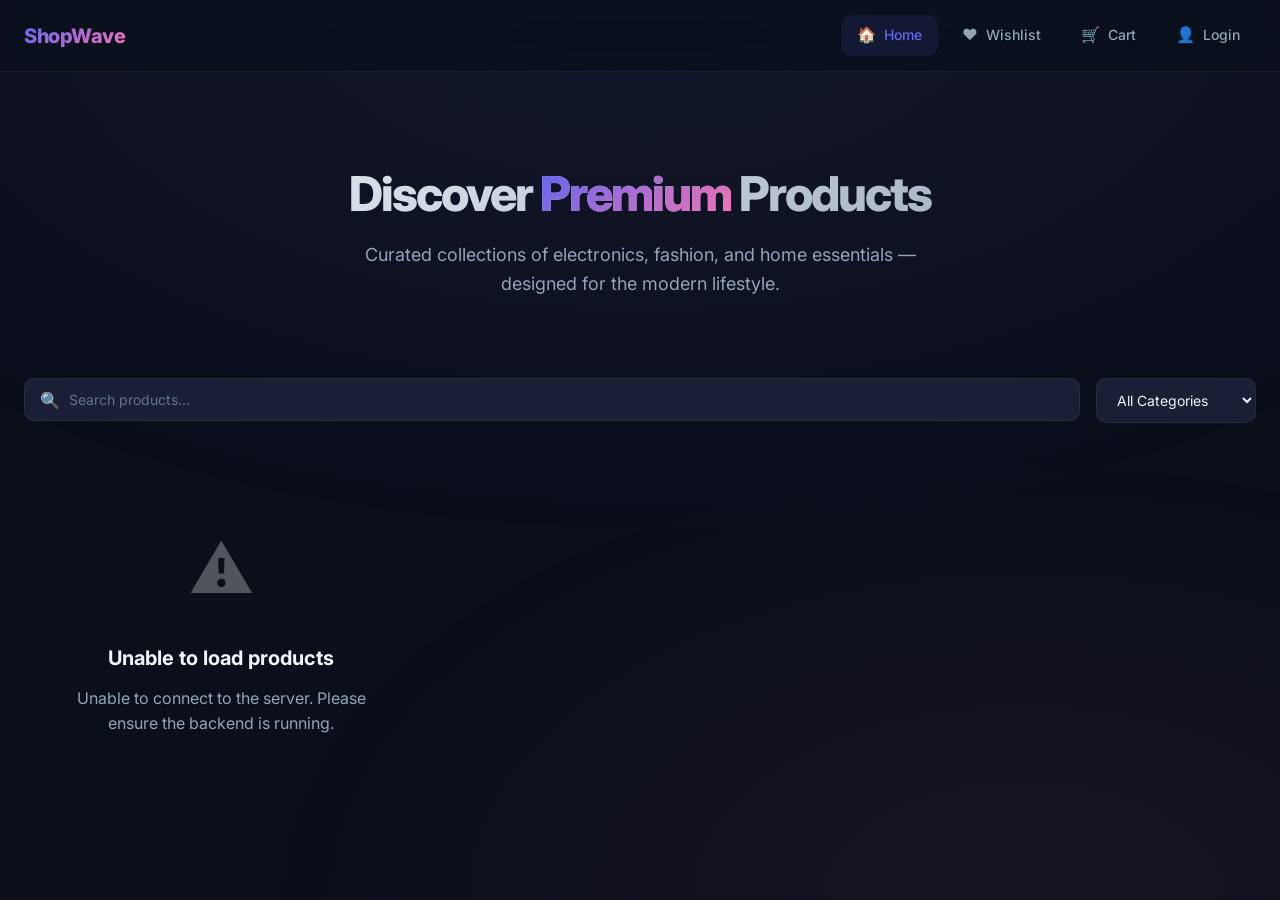
<file: frontend/index.html>
<!DOCTYPE html>
<html lang="en">
<head>
  <meta charset="UTF-8">
  <meta name="viewport" content="width=device-width, initial-scale=1.0">
  <meta name="description" content="ShopWave — Discover premium products across electronics, clothing, and home essentials. Shop the latest trends with confidence.">
  <title>ShopWave — Premium Online Store</title>
  <link rel="stylesheet" href="css/styles.css">
</head>
<body>
  <main class="page-content">
    <div class="container">
      <!-- Hero Section -->
      <section class="hero">
        <h1 class="hero-title">Discover <span>Premium</span> Products</h1>
        <p class="hero-subtitle">
          Curated collections of electronics, fashion, and home essentials — designed for the modern lifestyle.
        </p>
      </section>

      <!-- Search & Filter -->
      <div class="search-filter-bar">
        <div class="search-input-wrapper">
          <span class="search-icon">🔍</span>
          <input type="text" id="search-input" class="search-input" placeholder="Search products..." oninput="handleSearchInput(event)" autocomplete="off">
          <div id="search-suggestions" class="search-suggestions"></div>
        </div>
        <select id="category-filter" class="filter-select" onchange="renderFilteredProducts()">
          <option value="">All Categories</option>
          <option value="Electronics">Electronics</option>
          <option value="Clothing">Clothing</option>
          <option value="Home & Kitchen">Home & Kitchen</option>
        </select>
      </div>

      <!-- Product Grid -->
      <div class="product-grid" id="product-grid">
        <div class="spinner"></div>
      </div>
    </div>
  </main>

  <script src="js/api.js"></script>
  <script src="js/auth.js"></script>
  <script src="js/cart.js"></script>
  <script src="js/components.js"></script>
  <script src="js/products.js"></script>
  <script>
    document.addEventListener('DOMContentLoaded', loadProducts);
  </script>
</body>
</html>
</file>
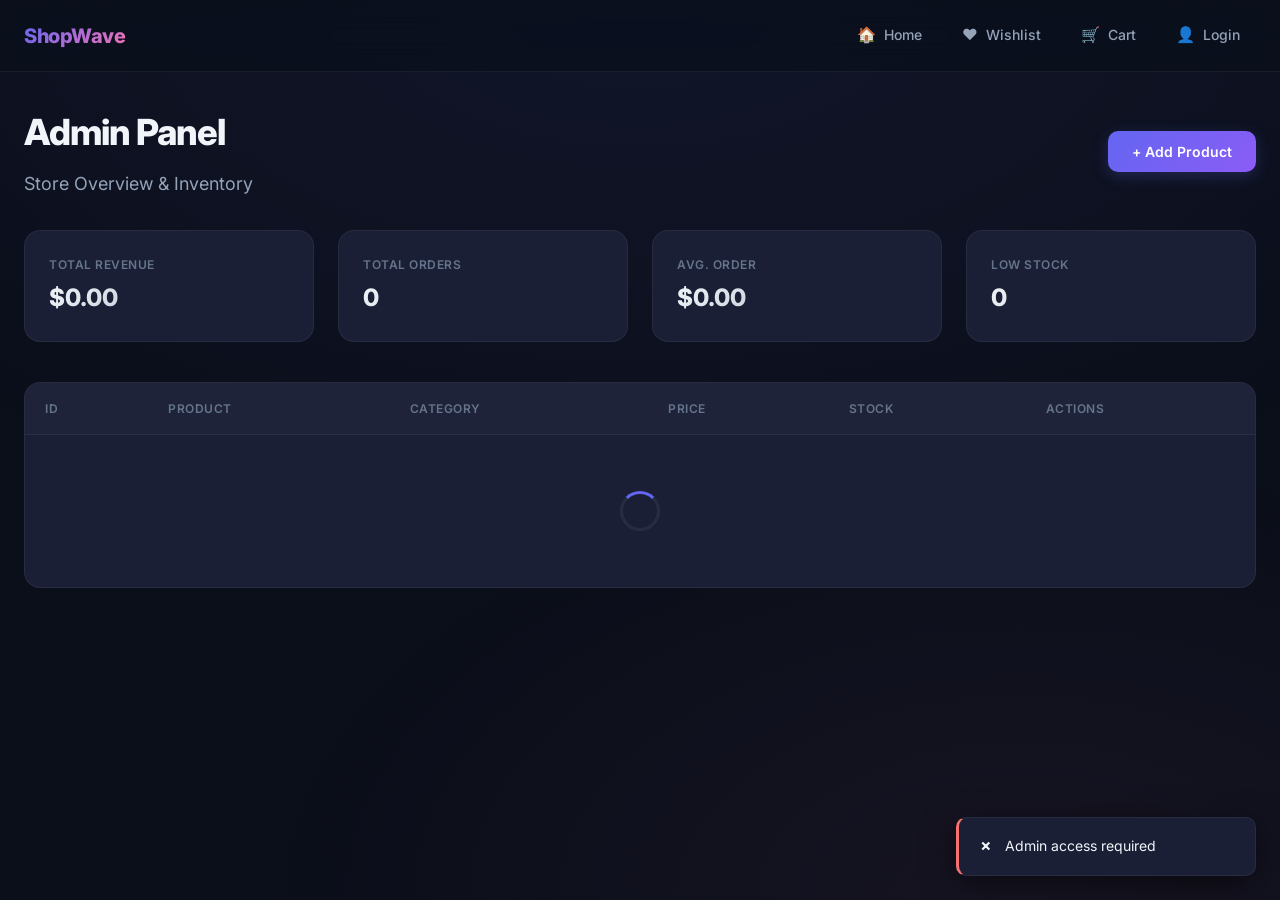
<file: frontend/admin.html>
<!DOCTYPE html>
<html lang="en">
<head>
  <meta charset="UTF-8">
  <meta name="viewport" content="width=device-width, initial-scale=1.0">
  <meta name="description" content="ShopWave Admin Panel — Manage products, view orders, and control your store.">
  <title>Admin Panel — ShopWave</title>
  <link rel="stylesheet" href="css/styles.css">
</head>
<body>
  <main class="page-content">
    <div class="container">
      <div class="admin-header">
        <div>
          <h1 class="page-title">Admin Panel</h1>
          <p class="page-subtitle" style="margin-bottom:0">Store Overview & Inventory</p>
        </div>
        <button class="btn btn-primary" onclick="openAddModal()" id="add-product-btn">+ Add Product</button>
      </div>

      <!-- Analytics Dashboard -->
      <div class="admin-dashboard">
        <div class="stat-card">
          <span class="stat-label">Total Revenue</span>
          <span class="stat-value" id="stat-revenue">$0.00</span>
        </div>
        <div class="stat-card">
          <span class="stat-label">Total Orders</span>
          <span class="stat-value" id="stat-orders">0</span>
        </div>
        <div class="stat-card">
          <span class="stat-label">Avg. Order</span>
          <span class="stat-value" id="stat-avg-order">$0.00</span>
        </div>
        <div class="stat-card warning">
          <span class="stat-label">Low Stock</span>
          <span class="stat-value" id="stat-low-stock">0</span>
        </div>
      </div>

      <div class="admin-table-wrapper">
        <table class="admin-table">
          <thead>
            <tr>
              <th>ID</th>
              <th>Product</th>
              <th>Category</th>
              <th>Price</th>
              <th>Stock</th>
              <th>Actions</th>
            </tr>
          </thead>
          <tbody id="admin-products-body">
            <tr><td colspan="6"><div class="spinner"></div></td></tr>
          </tbody>
        </table>
      </div>
    </div>
  </main>

  <!-- Product Modal -->
  <div class="modal-overlay">
    <div class="modal">
      <div class="modal-header">
        <h2 class="modal-title" id="modal-title">Add Product</h2>
        <button class="modal-close" onclick="closeModal()">✕</button>
      </div>
      <form id="product-form">
        <div class="form-group">
          <label class="form-label" for="prod-name">Product Name</label>
          <input type="text" id="prod-name" class="form-input" placeholder="Product name" required>
        </div>
        <div class="form-group">
          <label class="form-label" for="prod-description">Description</label>
          <textarea id="prod-description" class="form-input" placeholder="Product description" required></textarea>
        </div>
        <div class="form-group">
          <label class="form-label" for="prod-price">Price ($)</label>
          <input type="number" id="prod-price" class="form-input" placeholder="0.00" step="0.01" min="0" required>
        </div>
        <div class="form-group">
          <label class="form-label" for="prod-category">Category</label>
          <input type="text" id="prod-category" class="form-input" placeholder="e.g., Electronics" required>
        </div>
        <div class="form-group">
          <label class="form-label" for="prod-imageUrl">Image URL</label>
          <input type="text" id="prod-imageUrl" class="form-input" placeholder="https://..." required>
        </div>
        <div class="form-group">
          <label class="form-label" for="prod-stock">Stock</label>
          <input type="number" id="prod-stock" class="form-input" placeholder="0" min="0" required>
        </div>
        <div class="modal-actions">
          <button type="button" class="btn btn-secondary" onclick="closeModal()">Cancel</button>
          <button type="submit" class="btn btn-primary">Save Product</button>
        </div>
      </form>
    </div>
  </div>

  <script src="js/api.js"></script>
  <script src="js/auth.js"></script>
  <script src="js/cart.js"></script>
  <script src="js/components.js"></script>
  <script src="js/admin.js"></script>
</body>
</html>
</file>
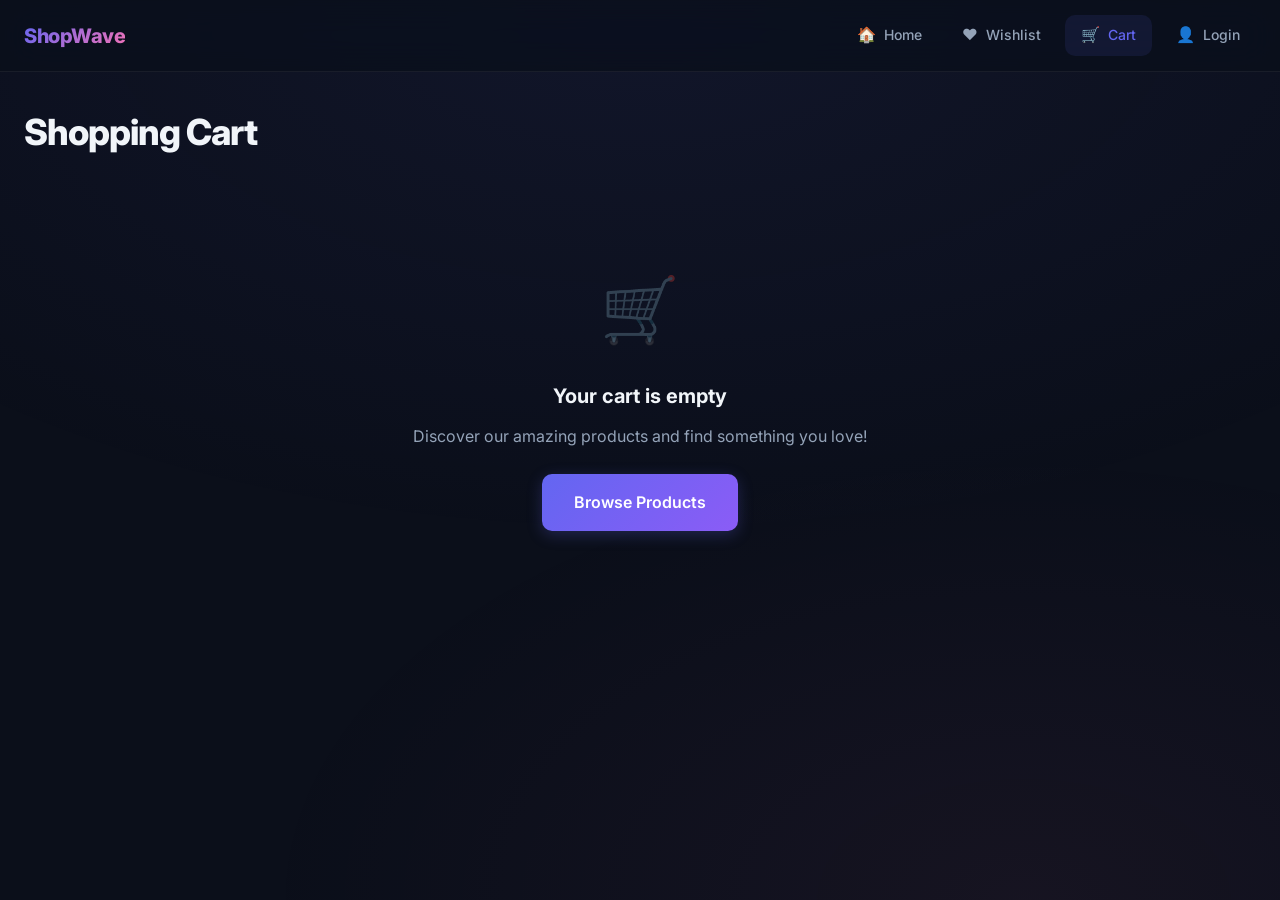
<file: frontend/cart.html>
<!DOCTYPE html>
<html lang="en">
<head>
  <meta charset="UTF-8">
  <meta name="viewport" content="width=device-width, initial-scale=1.0">
  <meta name="description" content="Review your shopping cart and proceed to checkout on ShopWave.">
  <title>Shopping Cart — ShopWave</title>
  <link rel="stylesheet" href="css/styles.css">
</head>
<body>
  <main class="page-content">
    <div class="container">
      <h1 class="page-title">Shopping Cart</h1>
      <p class="page-subtitle" id="cart-count-text"></p>

      <div class="cart-layout" id="cart-layout">
        <!-- Filled by JS -->
      </div>
    </div>
  </main>

  <script src="js/api.js"></script>
  <script src="js/auth.js"></script>
  <script src="js/cart.js"></script>
  <script src="js/components.js"></script>
  <script>
    function renderCart() {
      const layout = document.getElementById('cart-layout');
      const countText = document.getElementById('cart-count-text');
      const items = Cart.getItems();

      if (items.length === 0) {
        layout.innerHTML = `
          <div class="empty-state" style="grid-column:1/-1">
            <div class="empty-state-icon">🛒</div>
            <h3 class="empty-state-title">Your cart is empty</h3>
            <p class="empty-state-text">Discover our amazing products and find something you love!</p>
            <a href="index.html" class="btn btn-primary btn-lg">Browse Products</a>
          </div>`;
        countText.textContent = '';
        return;
      }

      countText.textContent = `${Cart.getCount()} item${Cart.getCount() !== 1 ? 's' : ''} in your cart`;

      const itemsHtml = items.map(item => `
        <div class="cart-item" id="cart-item-${item.productId}">
          <div class="cart-item-image">
            <img src="${item.imageUrl}" alt="${item.productName}">
          </div>
          <div class="cart-item-details">
            <div class="cart-item-name">${item.productName}</div>
            <div class="cart-item-price">${formatPrice(item.price)} each</div>
          </div>
          <div class="cart-item-actions">
            <div class="quantity-control">
              <button class="quantity-btn" onclick="updateCartQty(${item.productId}, ${item.quantity - 1})">−</button>
              <span class="quantity-value">${item.quantity}</span>
              <button class="quantity-btn" onclick="updateCartQty(${item.productId}, ${item.quantity + 1})">+</button>
            </div>
          </div>
          <div class="cart-item-total">${formatPrice(item.price * item.quantity)}</div>
          <button class="remove-btn" onclick="removeCartItem(${item.productId})" title="Remove item">✕</button>
        </div>
      `).join('');

      const summaryHtml = `
        <div class="cart-summary">
          <h3>Order Summary</h3>
          <div class="summary-row">
            <span>Subtotal (${Cart.getCount()} items)</span>
            <span>${formatPrice(Cart.getTotal())}</span>
          </div>
          <div class="summary-row">
            <span>Shipping</span>
            <span style="color:var(--color-success)">Free</span>
          </div>
          <div class="summary-row total">
            <span>Total</span>
            <span>${formatPrice(Cart.getTotal())}</span>
          </div>
          <a href="checkout.html" class="btn btn-primary btn-lg">Proceed to Checkout</a>
        </div>
      `;

      layout.innerHTML = `
        <div class="cart-items">${itemsHtml}</div>
        ${summaryHtml}
      `;
    }

    function updateCartQty(productId, qty) {
      if (qty < 1) {
        removeCartItem(productId);
        return;
      }
      Cart.updateQuantity(productId, qty);
      renderCart();
    }

    function removeCartItem(productId) {
      Cart.removeItem(productId);
      showToast('Item removed from cart', 'info');
      renderCart();
    }

    document.addEventListener('DOMContentLoaded', renderCart);
  </script>
</body>
</html>
</file>
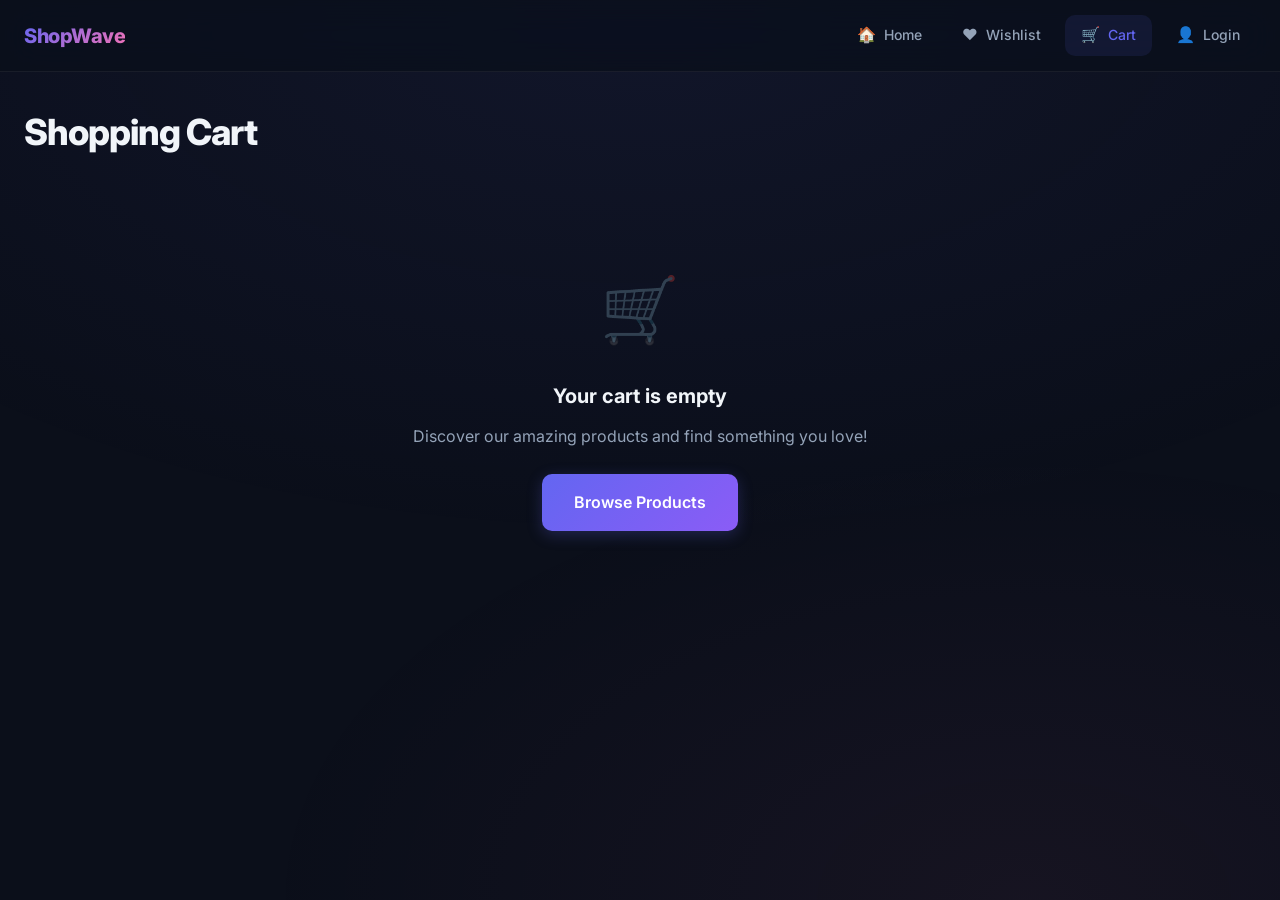
<file: frontend/checkout.html>
<!DOCTYPE html>
<html lang="en">
<head>
  <meta charset="UTF-8">
  <meta name="viewport" content="width=device-width, initial-scale=1.0">
  <meta name="description" content="Complete your purchase on ShopWave. Secure checkout with order summary.">
  <title>Checkout — ShopWave</title>
  <link rel="stylesheet" href="css/styles.css">
</head>
<body>
  <main class="page-content">
    <div class="container">
      <h1 class="page-title">Checkout</h1>
      <p class="page-subtitle">Complete your order details below</p>

      <div class="checkout-layout">
        <!-- Checkout Form -->
        <div class="checkout-form-card">
          <h2>Shipping Information</h2>
          <form id="checkout-form">
            <div class="form-group">
              <label class="form-label" for="checkout-name">Full Name</label>
              <input type="text" id="checkout-name" class="form-input" placeholder="John Doe" required>
            </div>
            <div class="form-group">
              <label class="form-label" for="checkout-email">Email Address</label>
              <input type="email" id="checkout-email" class="form-input" placeholder="john@example.com" required>
            </div>
            <div class="form-group">
              <label class="form-label" for="checkout-address">Shipping Address</label>
              <textarea id="checkout-address" class="form-input" placeholder="123 Main St, City, State, ZIP" required></textarea>
            </div>
            <button type="submit" class="btn btn-primary btn-lg" style="width:100%">Place Order</button>
          </form>
        </div>

        <!-- Order Summary -->
        <div class="order-summary-card">
          <h3>Order Summary</h3>
          <div id="order-summary-items"></div>
          <div class="summary-row total">
            <span>Total</span>
            <span id="order-total"></span>
          </div>
        </div>
      </div>
    </div>
  </main>

  <script src="js/api.js"></script>
  <script src="js/auth.js"></script>
  <script src="js/cart.js"></script>
  <script src="js/components.js"></script>
  <script src="js/checkout.js"></script>
</body>
</html>
</file>
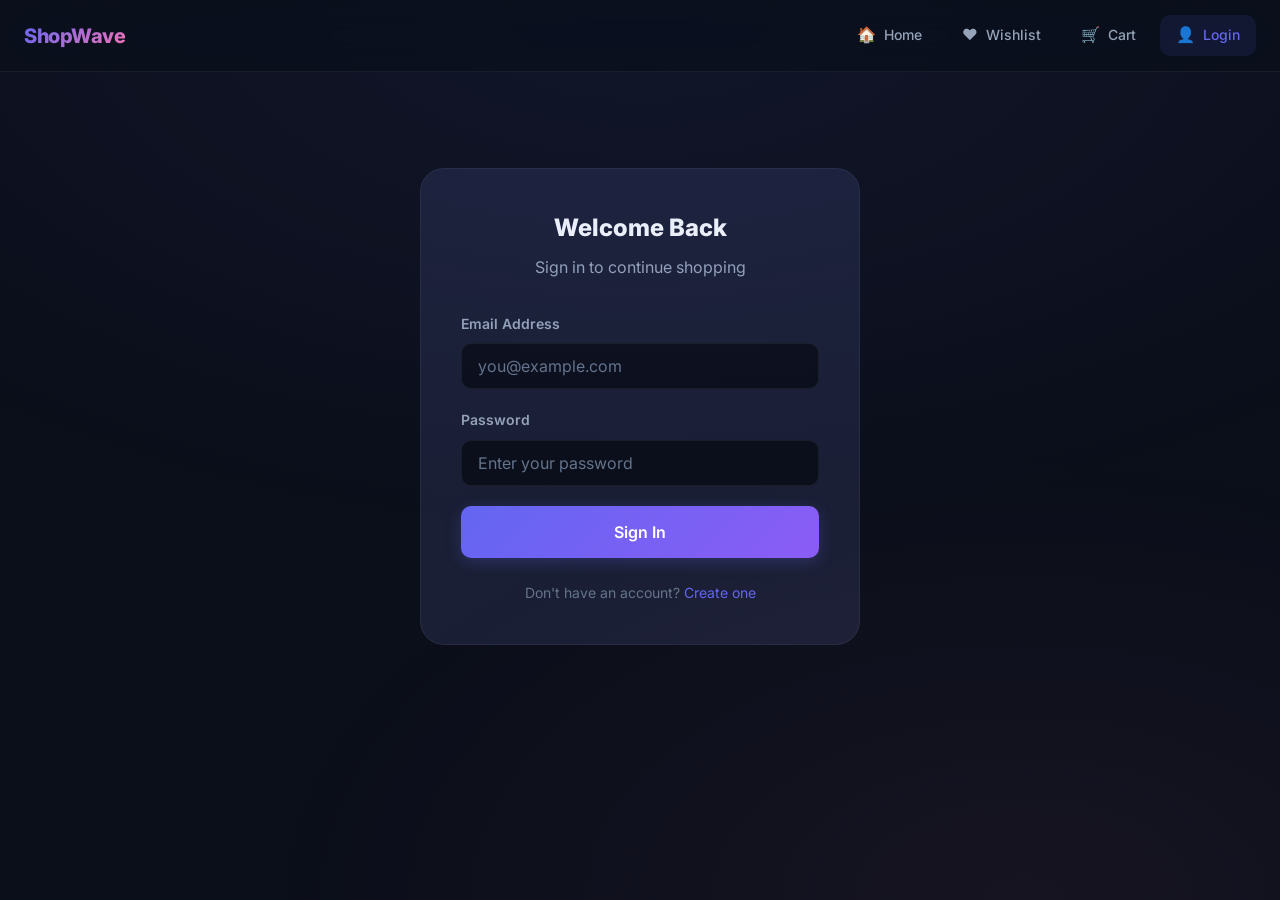
<file: frontend/login.html>
<!DOCTYPE html>
<html lang="en">
<head>
  <meta charset="UTF-8">
  <meta name="viewport" content="width=device-width, initial-scale=1.0">
  <meta name="description" content="Sign in to your ShopWave account to manage orders and access exclusive features.">
  <title>Login — ShopWave</title>
  <link rel="stylesheet" href="css/styles.css">
</head>
<body>
  <main class="page-content">
    <div class="auth-container">
      <div class="auth-card">
        <h1 class="auth-title">Welcome Back</h1>
        <p class="auth-subtitle">Sign in to continue shopping</p>

        <form id="login-form">
          <div class="form-group">
            <label class="form-label" for="login-email">Email Address</label>
            <input type="email" id="login-email" class="form-input" placeholder="you@example.com" required>
          </div>
          <div class="form-group">
            <label class="form-label" for="login-password">Password</label>
            <input type="password" id="login-password" class="form-input" placeholder="Enter your password" required>
          </div>
          <button type="submit" id="login-submit-btn" class="btn btn-primary btn-lg" style="width:100%">Sign In</button>
        </form>

        <div class="auth-footer">
          Don't have an account? <a href="register.html">Create one</a>
        </div>
      </div>
    </div>
  </main>

  <script src="js/api.js"></script>
  <script src="js/auth.js"></script>
  <script src="js/cart.js"></script>
  <script src="js/components.js"></script>
  <script>
    document.getElementById('login-form').addEventListener('submit', async (e) => {
      e.preventDefault();
      const btn = document.getElementById('login-submit-btn');
      btn.disabled = true;
      btn.textContent = 'Signing in...';

      try {
        await Auth.login(
          document.getElementById('login-email').value,
          document.getElementById('login-password').value
        );
        showToast('Login successful!', 'success');
        setTimeout(() => window.location.href = 'index.html', 500);
      } catch (err) {
        showToast(err.message || 'Login failed', 'error');
        btn.disabled = false;
        btn.textContent = 'Sign In';
      }
    });
  </script>
</body>
</html>
</file>
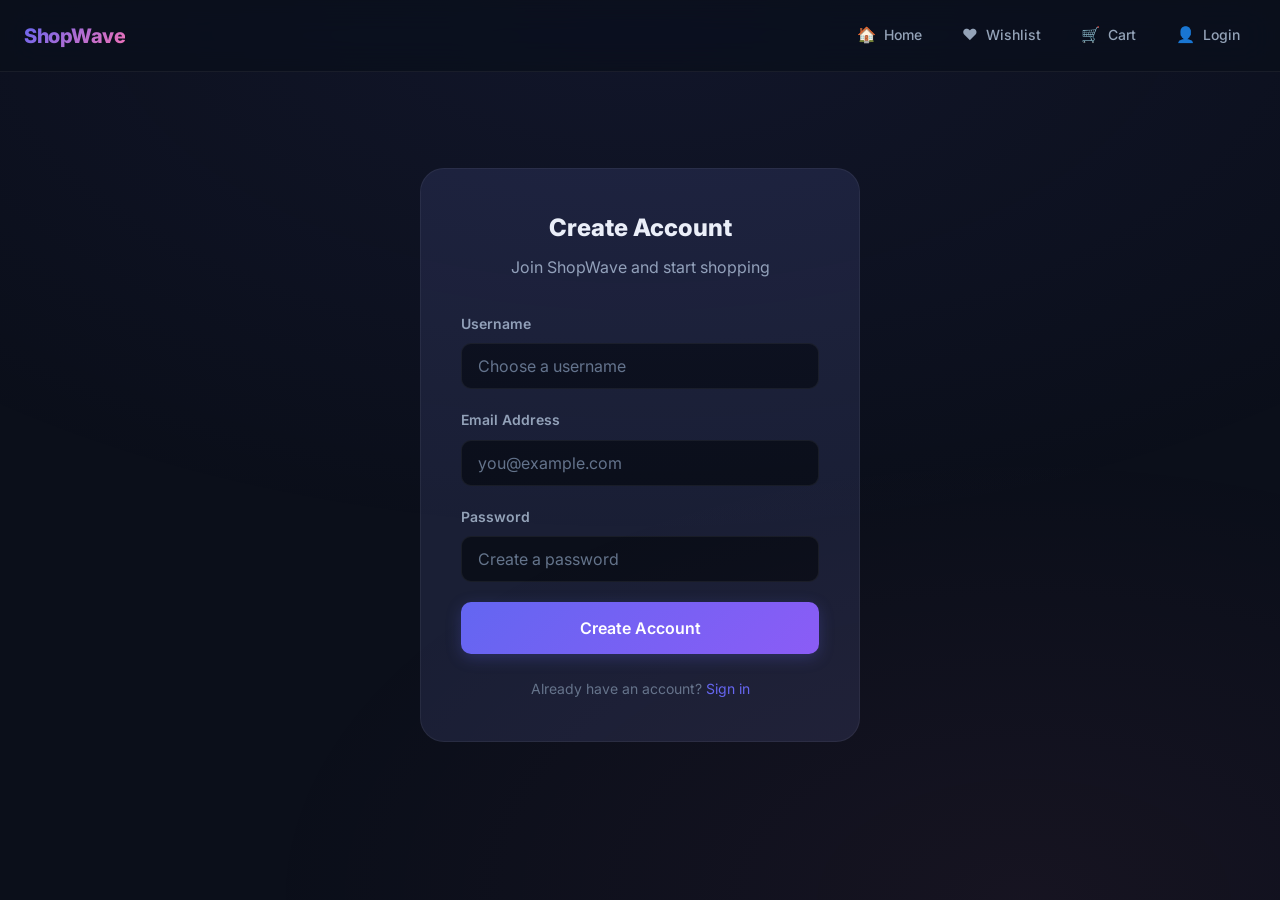
<file: frontend/register.html>
<!DOCTYPE html>
<html lang="en">
<head>
  <meta charset="UTF-8">
  <meta name="viewport" content="width=device-width, initial-scale=1.0">
  <meta name="description" content="Create a new ShopWave account to start shopping premium products.">
  <title>Register — ShopWave</title>
  <link rel="stylesheet" href="css/styles.css">
</head>
<body>
  <main class="page-content">
    <div class="auth-container">
      <div class="auth-card">
        <h1 class="auth-title">Create Account</h1>
        <p class="auth-subtitle">Join ShopWave and start shopping</p>

        <form id="register-form">
          <div class="form-group">
            <label class="form-label" for="reg-username">Username</label>
            <input type="text" id="reg-username" class="form-input" placeholder="Choose a username" required>
          </div>
          <div class="form-group">
            <label class="form-label" for="reg-email">Email Address</label>
            <input type="email" id="reg-email" class="form-input" placeholder="you@example.com" required>
          </div>
          <div class="form-group">
            <label class="form-label" for="reg-password">Password</label>
            <input type="password" id="reg-password" class="form-input" placeholder="Create a password" required minlength="6">
          </div>
          <button type="submit" id="register-submit-btn" class="btn btn-primary btn-lg" style="width:100%">Create Account</button>
        </form>

        <div class="auth-footer">
          Already have an account? <a href="login.html">Sign in</a>
        </div>
      </div>
    </div>
  </main>

  <script src="js/api.js"></script>
  <script src="js/auth.js"></script>
  <script src="js/cart.js"></script>
  <script src="js/components.js"></script>
  <script>
    document.getElementById('register-form').addEventListener('submit', async (e) => {
      e.preventDefault();
      const btn = document.getElementById('register-submit-btn');
      btn.disabled = true;
      btn.textContent = 'Creating account...';

      try {
        await Auth.register(
          document.getElementById('reg-username').value,
          document.getElementById('reg-email').value,
          document.getElementById('reg-password').value
        );
        showToast('Account created successfully!', 'success');
        setTimeout(() => window.location.href = 'index.html', 500);
      } catch (err) {
        showToast(err.message || 'Registration failed', 'error');
        btn.disabled = false;
        btn.textContent = 'Create Account';
      }
    });
  </script>
</body>
</html>
</file>
<file: frontend/css/styles.css>
/* ===== Google Font ===== */
@import url('https://fonts.googleapis.com/css2?family=Inter:wght@300;400;500;600;700;800&display=swap');

/* ===== Design Tokens ===== */
:root {
  /* Colors */
  --color-bg: #0b0f1a;
  --color-bg-secondary: #111827;
  --color-surface: #1a1f35;
  --color-surface-hover: #232a45;
  --color-border: rgba(255, 255, 255, 0.06);
  --color-border-hover: rgba(255, 255, 255, 0.12);

  --color-primary: #6366f1;
  --color-primary-hover: #818cf8;
  --color-primary-glow: rgba(99, 102, 241, 0.25);

  --color-accent: #f472b6;
  --color-accent-hover: #f9a8d4;

  --color-success: #34d399;
  --color-warning: #fbbf24;
  --color-danger: #f87171;

  --color-text: #f1f5f9;
  --color-text-secondary: #94a3b8;
  --color-text-muted: #64748b;

  /* Typography */
  --font-family: 'Inter', -apple-system, BlinkMacSystemFont, 'Segoe UI', sans-serif;
  --font-size-xs: 0.75rem;
  --font-size-sm: 0.875rem;
  --font-size-base: 1rem;
  --font-size-lg: 1.125rem;
  --font-size-xl: 1.25rem;
  --font-size-2xl: 1.5rem;
  --font-size-3xl: 1.875rem;
  --font-size-4xl: 2.25rem;
  --font-size-5xl: 3rem;

  /* Spacing */
  --space-1: 0.25rem;
  --space-2: 0.5rem;
  --space-3: 0.75rem;
  --space-4: 1rem;
  --space-5: 1.25rem;
  --space-6: 1.5rem;
  --space-8: 2rem;
  --space-10: 2.5rem;
  --space-12: 3rem;
  --space-16: 4rem;

  /* Radius */
  --radius-sm: 6px;
  --radius-md: 10px;
  --radius-lg: 16px;
  --radius-xl: 24px;
  --radius-full: 9999px;

  /* Shadows */
  --shadow-sm: 0 1px 3px rgba(0, 0, 0, 0.3);
  --shadow-md: 0 4px 16px rgba(0, 0, 0, 0.4);
  --shadow-lg: 0 8px 32px rgba(0, 0, 0, 0.5);
  --shadow-glow: 0 0 30px var(--color-primary-glow);

  /* Transitions */
  --transition-fast: 150ms cubic-bezier(0.4, 0, 0.2, 1);
  --transition-base: 250ms cubic-bezier(0.4, 0, 0.2, 1);
  --transition-slow: 400ms cubic-bezier(0.4, 0, 0.2, 1);

  /* Layout */
  --container-max: 1280px;
  --header-height: 72px;
}

/* ===== Reset & Base ===== */
*, *::before, *::after {
  margin: 0;
  padding: 0;
  box-sizing: border-box;
}

html {
  scroll-behavior: smooth;
  -webkit-font-smoothing: antialiased;
  -moz-osx-font-smoothing: grayscale;
}

body {
  font-family: var(--font-family);
  font-size: var(--font-size-base);
  color: var(--color-text);
  background: var(--color-bg);
  line-height: 1.6;
  min-height: 100vh;
  overflow-x: hidden;
}

/* Subtle gradient background */
body::before {
  content: '';
  position: fixed;
  inset: 0;
  background:
    radial-gradient(ellipse 80% 60% at 50% 0%, rgba(99, 102, 241, 0.08), transparent),
    radial-gradient(ellipse 60% 50% at 80% 100%, rgba(244, 114, 182, 0.05), transparent);
  pointer-events: none;
  z-index: 0;
}

a {
  text-decoration: none;
  color: var(--color-primary);
  transition: color var(--transition-fast);
}
a:hover {
  color: var(--color-primary-hover);
}

img {
  max-width: 100%;
  display: block;
}

ul, ol { list-style: none; }

button, input, select, textarea {
  font-family: inherit;
  font-size: inherit;
  color: inherit;
  border: none;
  outline: none;
  background: none;
}

/* ===== Layout ===== */
.container {
  max-width: var(--container-max);
  margin: 0 auto;
  padding: 0 var(--space-6);
  position: relative;
  z-index: 1;
}

.page-content {
  padding-top: calc(var(--header-height) + var(--space-8));
  min-height: 100vh;
  padding-bottom: var(--space-16);
}

/* ===== Header ===== */
.site-header {
  position: fixed;
  top: 0;
  left: 0;
  right: 0;
  height: var(--header-height);
  background: rgba(11, 15, 26, 0.8);
  backdrop-filter: blur(20px) saturate(180%);
  -webkit-backdrop-filter: blur(20px) saturate(180%);
  border-bottom: 1px solid var(--color-border);
  z-index: 1000;
  transition: background var(--transition-base);
}

.header-inner {
  max-width: var(--container-max);
  margin: 0 auto;
  padding: 0 var(--space-6);
  height: 100%;
  display: flex;
  align-items: center;
  justify-content: space-between;
}

.logo {
  font-size: var(--font-size-xl);
  font-weight: 800;
  letter-spacing: -0.5px;
  background: linear-gradient(135deg, var(--color-primary), var(--color-accent));
  -webkit-background-clip: text;
  -webkit-text-fill-color: transparent;
  background-clip: text;
}

.nav-links {
  display: flex;
  align-items: center;
  gap: var(--space-2);
}

.nav-link {
  display: flex;
  align-items: center;
  gap: var(--space-2);
  padding: var(--space-2) var(--space-4);
  color: var(--color-text-secondary);
  font-size: var(--font-size-sm);
  font-weight: 500;
  border-radius: var(--radius-md);
  transition: all var(--transition-fast);
  position: relative;
}

.nav-link:hover {
  color: var(--color-text);
  background: rgba(255, 255, 255, 0.05);
}

.nav-link.active {
  color: var(--color-primary);
  background: rgba(99, 102, 241, 0.1);
}

.nav-link .icon { font-size: 1.1em; }

.cart-badge {
  position: absolute;
  top: 2px;
  right: 2px;
  background: var(--color-accent);
  color: white;
  font-size: 10px;
  font-weight: 700;
  width: 18px;
  height: 18px;
  border-radius: var(--radius-full);
  display: flex;
  align-items: center;
  justify-content: center;
  animation: badge-pop 0.3s cubic-bezier(0.68, -0.55, 0.27, 1.55);
}

@keyframes badge-pop {
  0% { transform: scale(0); }
  100% { transform: scale(1); }
}

/* ===== Buttons ===== */
.btn {
  display: inline-flex;
  align-items: center;
  justify-content: center;
  gap: var(--space-2);
  padding: var(--space-3) var(--space-6);
  font-weight: 600;
  font-size: var(--font-size-sm);
  border-radius: var(--radius-md);
  cursor: pointer;
  transition: all var(--transition-fast);
  white-space: nowrap;
  position: relative;
  overflow: hidden;
}

.btn::after {
  content: '';
  position: absolute;
  inset: 0;
  background: linear-gradient(rgba(255,255,255,0.1), transparent);
  opacity: 0;
  transition: opacity var(--transition-fast);
}
.btn:hover::after { opacity: 1; }

.btn-primary {
  background: linear-gradient(135deg, var(--color-primary), #8b5cf6);
  color: white;
  box-shadow: 0 4px 15px var(--color-primary-glow);
}
.btn-primary:hover {
  transform: translateY(-1px);
  box-shadow: 0 6px 25px var(--color-primary-glow);
}

.btn-secondary {
  background: var(--color-surface);
  color: var(--color-text);
  border: 1px solid var(--color-border);
}
.btn-secondary:hover {
  background: var(--color-surface-hover);
  border-color: var(--color-border-hover);
}

.btn-danger {
  background: linear-gradient(135deg, #ef4444, #dc2626);
  color: white;
}
.btn-danger:hover { transform: translateY(-1px); }

.btn-ghost {
  color: var(--color-text-secondary);
  padding: var(--space-2) var(--space-3);
}
.btn-ghost:hover {
  color: var(--color-text);
  background: rgba(255,255,255,0.05);
}

.btn-sm {
  padding: var(--space-2) var(--space-4);
  font-size: var(--font-size-xs);
}

.btn-lg {
  padding: var(--space-4) var(--space-8);
  font-size: var(--font-size-base);
}

/* ===== Cards ===== */
.card {
  background: var(--color-surface);
  border: 1px solid var(--color-border);
  border-radius: var(--radius-lg);
  overflow: hidden;
  transition: all var(--transition-base);
}

.card:hover {
  border-color: var(--color-border-hover);
  box-shadow: var(--shadow-md);
  transform: translateY(-4px);
}

/* Product Card */
.product-card {
  display: flex;
  flex-direction: column;
}

.product-card .card-image {
  position: relative;
  aspect-ratio: 4/3;
  overflow: hidden;
  background: var(--color-bg-secondary);
}

.product-card .card-image img {
  width: 100%;
  height: 100%;
  object-fit: cover;
  transition: transform var(--transition-slow);
}

.product-card:hover .card-image img {
  transform: scale(1.05);
}

.product-card .card-image .category-tag {
  position: absolute;
  top: var(--space-3);
  left: var(--space-3);
  padding: var(--space-1) var(--space-3);
  background: rgba(11, 15, 26, 0.7);
  backdrop-filter: blur(8px);
  border-radius: var(--radius-full);
  font-size: var(--font-size-xs);
  font-weight: 600;
  color: var(--color-primary-hover);
  text-transform: uppercase;
  letter-spacing: 0.5px;
}

.product-card .card-body {
  padding: var(--space-5);
  display: flex;
  flex-direction: column;
  gap: var(--space-3);
  flex: 1;
}

.product-card .card-title {
  font-size: var(--font-size-lg);
  font-weight: 700;
  line-height: 1.3;
}

.product-card .card-description {
  font-size: var(--font-size-sm);
  color: var(--color-text-secondary);
  line-height: 1.5;
  display: -webkit-box;
  -webkit-line-clamp: 2;
  -webkit-box-orient: vertical;
  overflow: hidden;
}

.product-card .card-footer {
  display: flex;
  align-items: center;
  justify-content: space-between;
  margin-top: auto;
}

.product-card .price {
  font-size: var(--font-size-xl);
  font-weight: 800;
  background: linear-gradient(135deg, var(--color-success), #6ee7b7);
  -webkit-background-clip: text;
  -webkit-text-fill-color: transparent;
  background-clip: text;
}

.product-card .stock-info {
  font-size: var(--font-size-xs);
  color: var(--color-text-muted);
}

.product-card .stock-info.low {
  color: var(--color-warning);
}

/* ===== Product Grid ===== */
.product-grid {
  display: grid;
  grid-template-columns: repeat(auto-fill, minmax(300px, 1fr));
  gap: var(--space-6);
}

/* ===== Page Title ===== */
.page-title {
  font-size: var(--font-size-4xl);
  font-weight: 800;
  letter-spacing: -1px;
  margin-bottom: var(--space-2);
}

.page-subtitle {
  font-size: var(--font-size-lg);
  color: var(--color-text-secondary);
  margin-bottom: var(--space-8);
}

/* ===== Search & Filter Bar ===== */
.search-filter-bar {
  display: flex;
  gap: var(--space-4);
  margin-bottom: var(--space-8);
  flex-wrap: wrap;
}

.search-input-wrapper {
  flex: 1;
  min-width: 280px;
  position: relative;
}

.search-input-wrapper .search-icon {
  position: absolute;
  left: var(--space-4);
  top: 50%;
  transform: translateY(-50%);
  color: var(--color-text-muted);
  pointer-events: none;
}

.search-input {
  width: 100%;
  padding: var(--space-3) var(--space-4) var(--space-3) 44px;
  background: var(--color-surface);
  border: 1px solid var(--color-border);
  border-radius: var(--radius-md);
  color: var(--color-text);
  font-size: var(--font-size-sm);
  transition: all var(--transition-fast);
}

.search-input::placeholder {
  color: var(--color-text-muted);
}

.search-input:focus {
  border-color: var(--color-primary);
  box-shadow: 0 0 0 3px var(--color-primary-glow);
}

.filter-select {
  padding: var(--space-3) var(--space-4);
  background: var(--color-surface);
  border: 1px solid var(--color-border);
  border-radius: var(--radius-md);
  color: var(--color-text);
  font-size: var(--font-size-sm);
  cursor: pointer;
  min-width: 160px;
  transition: all var(--transition-fast);
}

.filter-select:focus {
  border-color: var(--color-primary);
  box-shadow: 0 0 0 3px var(--color-primary-glow);
}

.filter-select option {
  background: var(--color-surface);
  color: var(--color-text);
}

/* ===== Forms ===== */
.form-group {
  margin-bottom: var(--space-5);
}

.form-label {
  display: block;
  font-size: var(--font-size-sm);
  font-weight: 600;
  margin-bottom: var(--space-2);
  color: var(--color-text-secondary);
}

.form-input {
  width: 100%;
  padding: var(--space-3) var(--space-4);
  background: var(--color-bg);
  border: 1px solid var(--color-border);
  border-radius: var(--radius-md);
  color: var(--color-text);
  transition: all var(--transition-fast);
}

.form-input:focus {
  border-color: var(--color-primary);
  box-shadow: 0 0 0 3px var(--color-primary-glow);
}

.form-input::placeholder {
  color: var(--color-text-muted);
}

textarea.form-input {
  resize: vertical;
  min-height: 100px;
}

/* ===== Auth Pages ===== */
.auth-container {
  max-width: 440px;
  margin: var(--space-16) auto;
}

.auth-card {
  background: var(--color-surface);
  border: 1px solid var(--color-border);
  border-radius: var(--radius-xl);
  padding: var(--space-10);
}

.auth-title {
  font-size: var(--font-size-2xl);
  font-weight: 800;
  text-align: center;
  margin-bottom: var(--space-2);
}

.auth-subtitle {
  text-align: center;
  color: var(--color-text-secondary);
  margin-bottom: var(--space-8);
}

.auth-footer {
  text-align: center;
  margin-top: var(--space-6);
  font-size: var(--font-size-sm);
  color: var(--color-text-muted);
}

.auth-footer a { color: var(--color-primary); }

/* ===== Cart Page ===== */
.cart-layout {
  display: grid;
  grid-template-columns: 1fr 380px;
  gap: var(--space-8);
  align-items: start;
}

.cart-items { display: flex; flex-direction: column; gap: var(--space-4); }

.cart-item {
  display: flex;
  align-items: center;
  gap: var(--space-5);
  background: var(--color-surface);
  border: 1px solid var(--color-border);
  border-radius: var(--radius-lg);
  padding: var(--space-4) var(--space-5);
  transition: all var(--transition-fast);
}

.cart-item:hover {
  border-color: var(--color-border-hover);
}

.cart-item-image {
  width: 80px;
  height: 80px;
  border-radius: var(--radius-md);
  overflow: hidden;
  flex-shrink: 0;
  background: var(--color-bg-secondary);
}

.cart-item-image img {
  width: 100%;
  height: 100%;
  object-fit: cover;
}

.cart-item-details {
  flex: 1;
  min-width: 0;
}

.cart-item-name {
  font-weight: 600;
  margin-bottom: var(--space-1);
}

.cart-item-price {
  font-size: var(--font-size-sm);
  color: var(--color-text-secondary);
}

.cart-item-actions {
  display: flex;
  align-items: center;
  gap: var(--space-3);
}

.quantity-control {
  display: flex;
  align-items: center;
  gap: var(--space-1);
  background: var(--color-bg);
  border-radius: var(--radius-md);
  padding: var(--space-1);
}

.quantity-btn {
  width: 32px;
  height: 32px;
  display: flex;
  align-items: center;
  justify-content: center;
  background: var(--color-surface);
  border-radius: var(--radius-sm);
  cursor: pointer;
  transition: all var(--transition-fast);
  color: var(--color-text);
  font-weight: 700;
}

.quantity-btn:hover {
  background: var(--color-primary);
  color: white;
}

.quantity-value {
  width: 36px;
  text-align: center;
  font-weight: 600;
}

.cart-item-total {
  font-weight: 700;
  font-size: var(--font-size-lg);
  min-width: 80px;
  text-align: right;
}

.remove-btn {
  color: var(--color-text-muted);
  cursor: pointer;
  padding: var(--space-2);
  border-radius: var(--radius-sm);
  transition: all var(--transition-fast);
}

.remove-btn:hover {
  color: var(--color-danger);
  background: rgba(248, 113, 113, 0.1);
}

/* Cart Summary */
.cart-summary {
  background: var(--color-surface);
  border: 1px solid var(--color-border);
  border-radius: var(--radius-xl);
  padding: var(--space-8);
  position: sticky;
  top: calc(var(--header-height) + var(--space-8));
}

.cart-summary h3 {
  font-size: var(--font-size-lg);
  font-weight: 700;
  margin-bottom: var(--space-6);
}

.summary-row {
  display: flex;
  justify-content: space-between;
  padding: var(--space-3) 0;
  font-size: var(--font-size-sm);
  color: var(--color-text-secondary);
}

.summary-row.total {
  color: var(--color-text);
  font-size: var(--font-size-xl);
  font-weight: 800;
  border-top: 1px solid var(--color-border);
  padding-top: var(--space-5);
  margin-top: var(--space-3);
}

.cart-summary .btn {
  width: 100%;
  margin-top: var(--space-6);
}

/* ===== Product Detail ===== */
.product-detail {
  display: grid;
  grid-template-columns: 1fr 1fr;
  gap: var(--space-12);
  align-items: start;
}

.product-detail-image {
  border-radius: var(--radius-xl);
  overflow: hidden;
  background: var(--color-bg-secondary);
  aspect-ratio: 1;
}

.product-detail-image img {
  width: 100%;
  height: 100%;
  object-fit: cover;
}

.product-detail-info {
  display: flex;
  flex-direction: column;
  gap: var(--space-5);
}

.product-detail-category {
  display: inline-block;
  padding: var(--space-1) var(--space-3);
  background: rgba(99, 102, 241, 0.1);
  color: var(--color-primary-hover);
  border-radius: var(--radius-full);
  font-size: var(--font-size-xs);
  font-weight: 600;
  text-transform: uppercase;
  letter-spacing: 0.5px;
  width: fit-content;
}

.product-detail-title {
  font-size: var(--font-size-3xl);
  font-weight: 800;
  letter-spacing: -0.5px;
  line-height: 1.2;
}

.product-detail-price {
  font-size: var(--font-size-3xl);
  font-weight: 800;
  background: linear-gradient(135deg, var(--color-success), #6ee7b7);
  -webkit-background-clip: text;
  -webkit-text-fill-color: transparent;
  background-clip: text;
}

.product-detail-description {
  font-size: var(--font-size-base);
  color: var(--color-text-secondary);
  line-height: 1.8;
}

.product-detail-stock {
  font-size: var(--font-size-sm);
  color: var(--color-text-muted);
}

.product-detail-stock.in-stock { color: var(--color-success); }
.product-detail-stock.low-stock { color: var(--color-warning); }
.product-detail-stock.out-of-stock { color: var(--color-danger); }

.product-detail-actions {
  display: flex;
  gap: var(--space-4);
  align-items: center;
  margin-top: var(--space-4);
}

/* ===== Checkout ===== */
.checkout-layout {
  display: grid;
  grid-template-columns: 1fr 400px;
  gap: var(--space-8);
  align-items: start;
}

.checkout-form-card {
  background: var(--color-surface);
  border: 1px solid var(--color-border);
  border-radius: var(--radius-xl);
  padding: var(--space-8);
}

.checkout-form-card h2 {
  font-size: var(--font-size-xl);
  font-weight: 700;
  margin-bottom: var(--space-6);
}

.order-summary-card {
  background: var(--color-surface);
  border: 1px solid var(--color-border);
  border-radius: var(--radius-xl);
  padding: var(--space-8);
  position: sticky;
  top: calc(var(--header-height) + var(--space-8));
}

.order-summary-card h3 {
  font-size: var(--font-size-lg);
  font-weight: 700;
  margin-bottom: var(--space-5);
}

.order-item {
  display: flex;
  justify-content: space-between;
  padding: var(--space-3) 0;
  font-size: var(--font-size-sm);
  color: var(--color-text-secondary);
  border-bottom: 1px solid var(--color-border);
}

.order-item:last-of-type { border-bottom: none; }

.order-item-name { flex: 1; }
.order-item-qty { margin: 0 var(--space-4); color: var(--color-text-muted); }
.order-item-price { font-weight: 600; color: var(--color-text); }

/* ===== Admin Panel ===== */
.admin-header {
  display: flex;
  align-items: center;
  justify-content: space-between;
  margin-bottom: var(--space-8);
}

.admin-table-wrapper {
  background: var(--color-surface);
  border: 1px solid var(--color-border);
  border-radius: var(--radius-lg);
  overflow: hidden;
}

.admin-table {
  width: 100%;
  border-collapse: collapse;
}

.admin-table th {
  text-align: left;
  padding: var(--space-4) var(--space-5);
  font-size: var(--font-size-xs);
  font-weight: 600;
  text-transform: uppercase;
  letter-spacing: 0.5px;
  color: var(--color-text-muted);
  background: rgba(255, 255, 255, 0.02);
  border-bottom: 1px solid var(--color-border);
}

.admin-table td {
  padding: var(--space-4) var(--space-5);
  border-bottom: 1px solid var(--color-border);
  font-size: var(--font-size-sm);
}

.admin-table tr:last-child td { border-bottom: none; }

.admin-table tr:hover td {
  background: rgba(255, 255, 255, 0.02);
}

.admin-actions {
  display: flex;
  gap: var(--space-2);
}

/* ===== Modal ===== */
.modal-overlay {
  position: fixed;
  inset: 0;
  background: rgba(0, 0, 0, 0.6);
  backdrop-filter: blur(4px);
  z-index: 2000;
  display: flex;
  align-items: center;
  justify-content: center;
  opacity: 0;
  pointer-events: none;
  transition: opacity var(--transition-base);
}

.modal-overlay.active {
  opacity: 1;
  pointer-events: all;
}

.modal {
  background: var(--color-surface);
  border: 1px solid var(--color-border);
  border-radius: var(--radius-xl);
  padding: var(--space-8);
  width: 100%;
  max-width: 520px;
  max-height: 85vh;
  overflow-y: auto;
  transform: translateY(20px) scale(0.95);
  transition: transform var(--transition-base);
}

.modal-overlay.active .modal {
  transform: translateY(0) scale(1);
}

.modal-header {
  display: flex;
  align-items: center;
  justify-content: space-between;
  margin-bottom: var(--space-6);
}

.modal-title {
  font-size: var(--font-size-xl);
  font-weight: 700;
}

.modal-close {
  width: 36px;
  height: 36px;
  display: flex;
  align-items: center;
  justify-content: center;
  border-radius: var(--radius-sm);
  cursor: pointer;
  color: var(--color-text-muted);
  transition: all var(--transition-fast);
  font-size: 1.2rem;
}

.modal-close:hover {
  background: rgba(255, 255, 255, 0.1);
  color: var(--color-text);
}

.modal-actions {
  display: flex;
  gap: var(--space-3);
  justify-content: flex-end;
  margin-top: var(--space-6);
}

/* ===== Toast Notifications ===== */
.toast-container {
  position: fixed;
  bottom: var(--space-6);
  right: var(--space-6);
  z-index: 3000;
  display: flex;
  flex-direction: column;
  gap: var(--space-3);
}

.toast {
  display: flex;
  align-items: center;
  gap: var(--space-3);
  padding: var(--space-4) var(--space-5);
  background: var(--color-surface);
  border: 1px solid var(--color-border);
  border-radius: var(--radius-md);
  box-shadow: var(--shadow-lg);
  min-width: 300px;
  max-width: 420px;
  animation: toast-slide-in 0.4s cubic-bezier(0.34, 1.56, 0.64, 1);
  font-size: var(--font-size-sm);
}

.toast.success { border-left: 3px solid var(--color-success); }
.toast.error { border-left: 3px solid var(--color-danger); }
.toast.info { border-left: 3px solid var(--color-primary); }

.toast.removing {
  animation: toast-slide-out 0.3s ease forwards;
}

@keyframes toast-slide-in {
  0% { transform: translateX(100%); opacity: 0; }
  100% { transform: translateX(0); opacity: 1; }
}

@keyframes toast-slide-out {
  0% { transform: translateX(0); opacity: 1; }
  100% { transform: translateX(100%); opacity: 0; }
}

/* ===== Empty State ===== */
.empty-state {
  text-align: center;
  padding: var(--space-16) var(--space-8);
}

.empty-state-icon {
  font-size: 4rem;
  margin-bottom: var(--space-5);
  opacity: 0.3;
}

.empty-state-title {
  font-size: var(--font-size-xl);
  font-weight: 700;
  margin-bottom: var(--space-3);
}

.empty-state-text {
  color: var(--color-text-secondary);
  margin-bottom: var(--space-6);
}

/* ===== Loading Spinner ===== */
.spinner {
  width: 40px;
  height: 40px;
  border: 3px solid var(--color-border);
  border-top-color: var(--color-primary);
  border-radius: 50%;
  animation: spin 0.8s linear infinite;
  margin: var(--space-10) auto;
}

@keyframes spin {
  to { transform: rotate(360deg); }
}

/* ===== Hero Section ===== */
.hero {
  text-align: center;
  padding: var(--space-16) 0 var(--space-12);
}

.hero-title {
  font-size: var(--font-size-5xl);
  font-weight: 800;
  letter-spacing: -2px;
  line-height: 1.1;
  margin-bottom: var(--space-5);
  background: linear-gradient(135deg, var(--color-text), var(--color-text-secondary));
  -webkit-background-clip: text;
  -webkit-text-fill-color: transparent;
  background-clip: text;
}

.hero-title span {
  background: linear-gradient(135deg, var(--color-primary), var(--color-accent));
  -webkit-background-clip: text;
  -webkit-text-fill-color: transparent;
  background-clip: text;
}

.hero-subtitle {
  font-size: var(--font-size-lg);
  color: var(--color-text-secondary);
  max-width: 600px;
  margin: 0 auto var(--space-8);
}

/* ===== Responsive ===== */
@media (max-width: 1024px) {
  .cart-layout,
  .checkout-layout {
    grid-template-columns: 1fr;
  }
  .product-detail {
    grid-template-columns: 1fr;
    gap: var(--space-8);
  }
}

@media (max-width: 768px) {
  :root {
    --header-height: 64px;
  }
  .hero-title { font-size: var(--font-size-3xl); }
  .page-title { font-size: var(--font-size-2xl); }
  .product-grid {
    grid-template-columns: repeat(auto-fill, minmax(260px, 1fr));
  }
  .search-filter-bar { flex-direction: column; }
  .nav-link span { display: none; }
  .cart-item { flex-wrap: wrap; }
}

@media (max-width: 480px) {
  .product-grid {
    grid-template-columns: 1fr;
  }
  .container { padding: 0 var(--space-4); }
  .product-detail-actions { flex-direction: column; }
}

/* ===== Success Page Animation ===== */
.success-checkmark {
  width: 80px;
  height: 80px;
  border-radius: 50%;
  background: linear-gradient(135deg, var(--color-success), #6ee7b7);
  display: flex;
  align-items: center;
  justify-content: center;
  margin: 0 auto var(--space-6);
  font-size: 2.5rem;
  animation: check-pop 0.6s cubic-bezier(0.68, -0.55, 0.27, 1.55) 0.2s both;
}

@keyframes check-pop {
  0% { transform: scale(0) rotate(-45deg); opacity: 0; }
  100% { transform: scale(1) rotate(0deg); opacity: 1; }
}

/* ===== Scrollbar ===== */
::-webkit-scrollbar {
  width: 8px;
}
::-webkit-scrollbar-track {
  background: var(--color-bg);
}
::-webkit-scrollbar-thumb {
  background: var(--color-surface-hover);
  border-radius: var(--radius-full);
}
::-webkit-scrollbar-thumb:hover {
  background: var(--color-text-muted);
}
/* ===== Order History ===== */
.orders-container {
  display: flex;
  flex-direction: column;
  gap: var(--space-6);
  margin-top: var(--space-8);
}

.order-card {
  background: var(--color-surface);
  border: 1px solid var(--color-border);
  border-radius: var(--radius-lg);
  overflow: hidden;
  transition: all var(--transition-base);
}

.order-card:hover {
  border-color: var(--color-border-hover);
  box-shadow: var(--shadow-md);
}

.order-header {
  padding: var(--space-5) var(--space-6);
  background: rgba(255, 255, 255, 0.02);
  border-bottom: 1px solid var(--color-border);
  display: flex;
  justify-content: space-between;
  align-items: center;
}

.order-meta {
  display: flex;
  flex-direction: column;
  gap: var(--space-1);
}

.order-id {
  font-weight: 700;
  font-size: var(--font-size-sm);
  color: var(--color-text);
}

.order-date {
  font-size: var(--font-size-xs);
  color: var(--color-text-muted);
}

.order-total-badge {
  background: linear-gradient(135deg, var(--color-primary), var(--color-accent));
  color: white;
  padding: var(--space-1) var(--space-4);
  border-radius: var(--radius-full);
  font-weight: 700;
  font-size: var(--font-size-sm);
}

.order-body {
  padding: var(--space-6);
  display: grid;
  grid-template-columns: 280px 1fr;
  gap: var(--space-8);
}

.order-details-summary {
  font-size: var(--font-size-sm);
  line-height: 1.6;
  color: var(--color-text-secondary);
  border-right: 1px solid var(--color-border);
  padding-right: var(--space-8);
}

.order-details-summary strong {
  color: var(--color-text);
  display: block;
  margin-bottom: var(--space-1);
}

.order-items-list {
  display: flex;
  flex-direction: column;
  gap: var(--space-3);
}

.order-item-row {
  display: flex;
  justify-content: space-between;
  align-items: center;
  font-size: var(--font-size-sm);
  padding-bottom: var(--space-2);
  border-bottom: 1px solid rgba(255, 255, 255, 0.03);
}

.order-item-row:last-child {
  border-bottom: none;
  padding-bottom: 0;
}

.item-name {
  flex: 1;
  font-weight: 500;
}

.item-qty {
  color: var(--color-text-muted);
  width: 60px;
  text-align: center;
}

.item-price {
  font-weight: 600;
  color: var(--color-success);
  width: 100px;
  text-align: right;
}

@media (max-width: 768px) {
  .order-body {
    grid-template-columns: 1fr;
  }
  
  .order-details-summary {
    border-right: none;
    border-bottom: 1px solid var(--color-border);
    padding-right: 0;
    padding-bottom: var(--space-6);
  }
}

/* ===== Reviews Section ===== */
.reviews-section {
  margin-top: var(--space-16);
  padding-top: var(--space-8);
  border-top: 1px solid var(--color-border);
}

.reviews-header {
  display: flex;
  justify-content: space-between;
  align-items: center;
  margin-bottom: var(--space-8);
}

.rating-overview {
  display: flex;
  align-items: center;
  gap: var(--space-3);
}

.avg-stars {
  color: var(--color-warning);
  font-size: var(--font-size-2xl);
  font-weight: 700;
}

.review-form-container {
  background: var(--color-surface);
  border: 1px solid var(--color-border);
  border-radius: var(--radius-lg);
  padding: var(--space-8);
  margin-bottom: var(--space-8);
}

.star-rating {
  display: flex;
  flex-direction: row-reverse;
  justify-content: flex-end;
  gap: var(--space-1);
  margin-bottom: var(--space-4);
}

.star {
  font-size: var(--font-size-2xl);
  color: var(--color-text-muted);
  cursor: pointer;
  transition: color var(--transition-fast);
}

.star:hover,
.star:hover ~ .star,
.star.active,
.star.active ~ .star {
  color: var(--color-warning);
}

.reviews-list {
  display: flex;
  flex-direction: column;
  gap: var(--space-6);
}

.review-card {
  padding-bottom: var(--space-6);
  border-bottom: 1px solid var(--color-border);
}

.review-header {
  display: flex;
  justify-content: space-between;
  margin-bottom: var(--space-2);
}

.review-user {
  font-weight: 700;
  color: var(--color-text);
}

.review-date {
  font-size: var(--font-size-xs);
  color: var(--color-text-muted);
}

.review-rating {
  color: var(--color-warning);
  margin-bottom: var(--space-3);
  font-size: var(--font-size-sm);
}

.review-comment {
  line-height: 1.6;
  color: var(--color-text-secondary);
}

/* ===== Wishlist Buttons ===== */
.wishlist-btn, .wishlist-btn-large {
  position: absolute;
  top: var(--space-3);
  right: var(--space-3);
  background: rgba(11, 15, 26, 0.6);
  backdrop-filter: blur(8px);
  width: 36px;
  height: 36px;
  border-radius: var(--radius-full);
  display: flex;
  align-items: center;
  justify-content: center;
  cursor: pointer;
  border: 1px solid var(--color-border);
  transition: all var(--transition-fast);
  z-index: 10;
  font-size: 1.2rem;
}

.wishlist-btn:hover, .wishlist-btn-large:hover {
  background: rgba(11, 15, 26, 0.8);
  transform: scale(1.1);
}

.wishlist-btn.active, .wishlist-btn-large.active {
  background: var(--color-surface);
  border-color: var(--color-accent);
}

.wishlist-btn-large {
  position: relative;
  top: auto;
  right: auto;
  width: 48px;
  height: 48px;
  font-size: 1.5rem;
}

/* ===== Admin Dashboard ===== */
.admin-dashboard {
  display: grid;
  grid-template-columns: repeat(auto-fit, minmax(240px, 1fr));
  gap: var(--space-6);
  margin-bottom: var(--space-10);
}

.stat-card {
  background: var(--color-surface);
  border: 1px solid var(--color-border);
  border-radius: var(--radius-lg);
  padding: var(--space-6);
  display: flex;
  flex-direction: column;
  gap: var(--space-1);
  transition: all var(--transition-base);
}

.stat-card:hover {
  border-color: var(--color-primary-glow);
  box-shadow: var(--shadow-glow);
  transform: translateY(-2px);
}

.stat-label {
  font-size: var(--font-size-xs);
  font-weight: 600;
  color: var(--color-text-muted);
  text-transform: uppercase;
  letter-spacing: 0.5px;
}

.stat-value {
  font-size: var(--font-size-2xl);
  font-weight: 800;
  color: var(--color-text);
  background: linear-gradient(135deg, var(--color-text), var(--color-text-secondary));
  -webkit-background-clip: text;
  -webkit-text-fill-color: transparent;
  background-clip: text;
}
/* ===== Search Suggestions ===== */
.search-suggestions {
  position: absolute;
  top: 100%;
  left: 0;
  right: 0;
  background: rgba(26, 31, 53, 0.95);
  backdrop-filter: blur(12px);
  border: 1px solid var(--color-border);
  border-top: none;
  border-bottom-left-radius: var(--radius-md);
  border-bottom-right-radius: var(--radius-md);
  box-shadow: var(--shadow-lg);
  display: none;
  z-index: 100;
  max-height: 300px;
  overflow-y: auto;
  margin-top: 1px;
}

.suggestion-item {
  padding: var(--space-3) var(--space-4);
  cursor: pointer;
  display: flex;
  align-items: center;
  gap: var(--space-3);
  transition: background var(--transition-fast);
  color: var(--color-text-secondary);
  font-size: var(--font-size-sm);
}

.suggestion-item:hover {
  background: rgba(255, 255, 255, 0.05);
  color: var(--color-text);
}

.suggestion-item .match-highlight {
  color: var(--color-primary);
  font-weight: 700;
}

.suggestion-item img {
  width: 30px;
  height: 30px;
  border-radius: 4px;
  object-fit: cover;
}

/* ===== Admin Alerts ===== */
.stock-low-highlight {
  color: var(--color-warning);
  font-weight: 700;
  background: rgba(251, 191, 36, 0.1);
  border-radius: var(--radius-sm);
  padding: 2px 8px;
}
</file>
